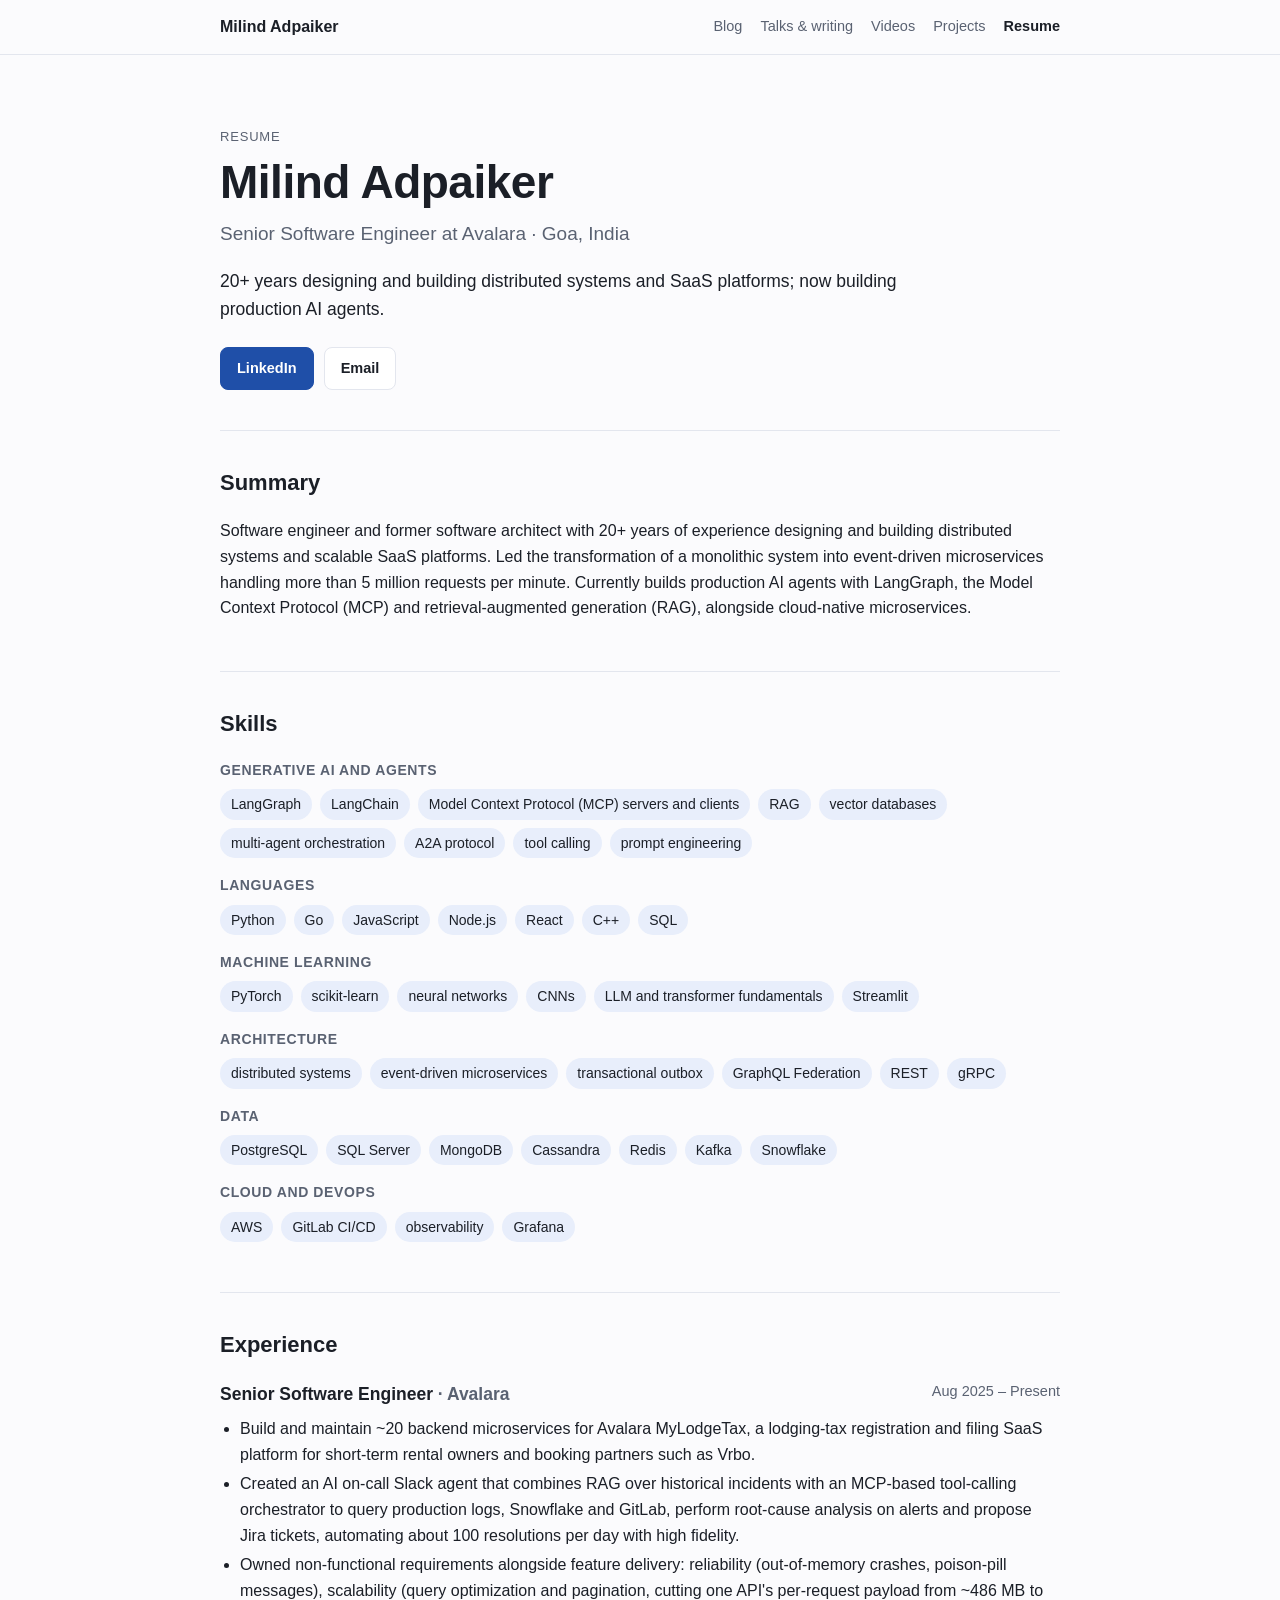
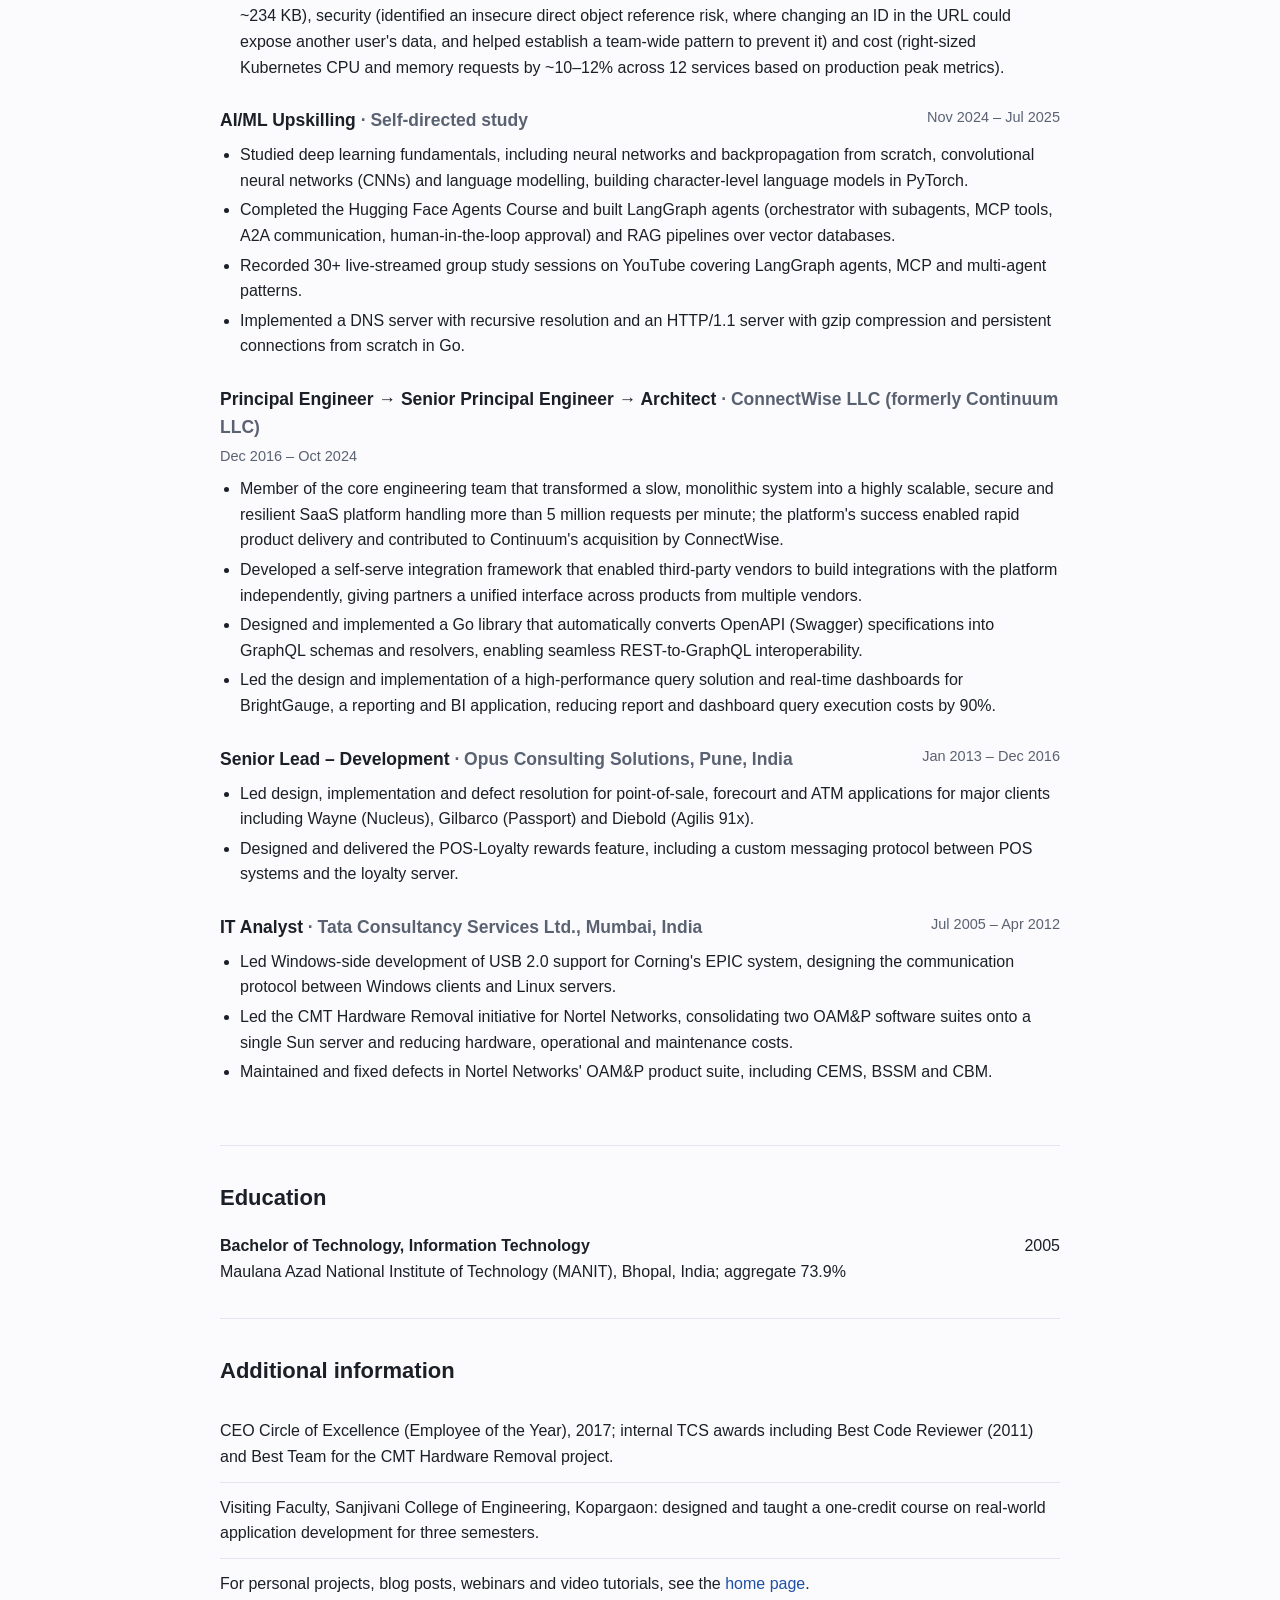
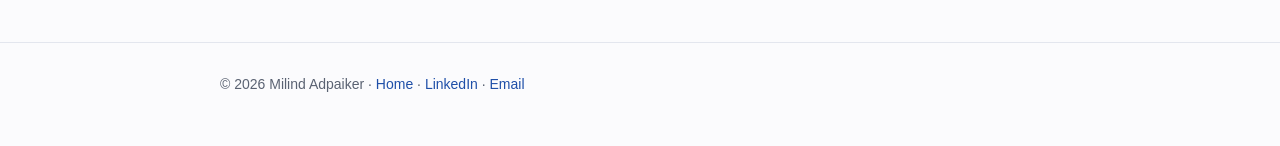
<file: resume.html>
<!doctype html>
<html lang="en">
<head>
<meta charset="utf-8">
<meta name="viewport" content="width=device-width, initial-scale=1">
<title>Resume · Milind Adpaiker</title>
<meta name="description" content="Resume of Milind Adpaiker, Senior Software Engineer at Avalara: distributed systems, event-driven microservices and AI agents (LangGraph, MCP, RAG).">
<link rel="icon" href="data:image/svg+xml,<svg xmlns='http://www.w3.org/2000/svg' viewBox='0 0 64 64'><rect width='64' height='64' rx='14' fill='%230b2a5c'/><text x='32' y='42' font-family='Arial' font-size='28' font-weight='700' fill='white' text-anchor='middle'>MA</text></svg>">
<link rel="stylesheet" href="style.css">
</head>
<body>
<nav>
  <div class="wrap">
    <a class="brand" href="./">Milind Adpaiker</a>
    <a href="./#blog">Blog</a>
    <a href="./#published">Talks &amp; writing</a>
    <a href="./#videos">Videos</a>
    <a href="./#built">Projects</a>
    <a class="active" href="resume.html">Resume</a>
  </div>
</nav>

<main class="wrap">
  <header class="hero">
    <p class="eyebrow">Resume</p>
    <h1>Milind Adpaiker</h1>
    <p class="role">Senior Software Engineer at Avalara · Goa, India</p>
    <p class="lead">20+ years designing and building distributed systems and SaaS platforms; now building production AI agents.</p>
    <div class="btns">
      <a class="btn primary" href="https://www.linkedin.com/in/milind-adpaiker-770bb025/">LinkedIn</a>
      <a class="btn" href="mailto:milind.adpaiker@gmail.com">Email</a>
    </div>
  </header>

  <section id="summary">
    <h2>Summary</h2>
    <p>Software engineer and former software architect with 20+ years of experience designing and building distributed systems and scalable SaaS platforms. Led the transformation of a monolithic system into event-driven microservices handling more than 5 million requests per minute. Currently builds production AI agents with LangGraph, the Model Context Protocol (MCP) and retrieval-augmented generation (RAG), alongside cloud-native microservices.</p>
  </section>

  <section id="skills">
    <h2>Skills</h2>
    <div class="skill-group">
      <h3>Generative AI and Agents</h3>
      <ul class="chips"><li>LangGraph</li><li>LangChain</li><li>Model Context Protocol (MCP) servers and clients</li><li>RAG</li><li>vector databases</li><li>multi-agent orchestration</li><li>A2A protocol</li><li>tool calling</li><li>prompt engineering</li></ul>
    </div>
    <div class="skill-group">
      <h3>Languages</h3>
      <ul class="chips"><li>Python</li><li>Go</li><li>JavaScript</li><li>Node.js</li><li>React</li><li>C++</li><li>SQL</li></ul>
    </div>
    <div class="skill-group">
      <h3>Machine Learning</h3>
      <ul class="chips"><li>PyTorch</li><li>scikit-learn</li><li>neural networks</li><li>CNNs</li><li>LLM and transformer fundamentals</li><li>Streamlit</li></ul>
    </div>
    <div class="skill-group">
      <h3>Architecture</h3>
      <ul class="chips"><li>distributed systems</li><li>event-driven microservices</li><li>transactional outbox</li><li>GraphQL Federation</li><li>REST</li><li>gRPC</li></ul>
    </div>
    <div class="skill-group">
      <h3>Data</h3>
      <ul class="chips"><li>PostgreSQL</li><li>SQL Server</li><li>MongoDB</li><li>Cassandra</li><li>Redis</li><li>Kafka</li><li>Snowflake</li></ul>
    </div>
    <div class="skill-group">
      <h3>Cloud and DevOps</h3>
      <ul class="chips"><li>AWS</li><li>GitLab CI/CD</li><li>observability</li><li>Grafana</li></ul>
    </div>
  </section>

  <section id="experience">
    <h2>Experience</h2>
    <div class="job">
      <div class="job-head"><h3>Senior Software Engineer <span class="org">· Avalara</span></h3><span class="date">Aug 2025 – Present</span></div>
      <ul>
    <li>Build and maintain ~20 backend microservices for Avalara MyLodgeTax, a lodging-tax registration and filing SaaS platform for short-term rental owners and booking partners such as Vrbo.</li>
    <li>Created an AI on-call Slack agent that combines RAG over historical incidents with an MCP-based tool-calling orchestrator to query production logs, Snowflake and GitLab, perform root-cause analysis on alerts and propose Jira tickets, automating about 100 resolutions per day with high fidelity.</li>
    <li>Owned non-functional requirements alongside feature delivery: reliability (out-of-memory crashes, poison-pill messages), scalability (query optimization and pagination, cutting one API's per-request payload from ~486 MB to ~234 KB), security (identified an insecure direct object reference risk, where changing an ID in the URL could expose another user's data, and helped establish a team-wide pattern to prevent it) and cost (right-sized Kubernetes CPU and memory requests by ~10–12% across 12 services based on production peak metrics).</li>
      </ul>
    </div>
    <div class="job">
      <div class="job-head"><h3>AI/ML Upskilling <span class="org">· Self-directed study</span></h3><span class="date">Nov 2024 – Jul 2025</span></div>
      <ul>
    <li>Studied deep learning fundamentals, including neural networks and backpropagation from scratch, convolutional neural networks (CNNs) and language modelling, building character-level language models in PyTorch.</li>
    <li>Completed the Hugging Face Agents Course and built LangGraph agents (orchestrator with subagents, MCP tools, A2A communication, human-in-the-loop approval) and RAG pipelines over vector databases.</li>
    <li>Recorded 30+ live-streamed group study sessions on YouTube covering LangGraph agents, MCP and multi-agent patterns.</li>
    <li>Implemented a DNS server with recursive resolution and an HTTP/1.1 server with gzip compression and persistent connections from scratch in Go.</li>
      </ul>
    </div>
    <div class="job">
      <div class="job-head"><h3>Principal Engineer → Senior Principal Engineer → Architect <span class="org">· ConnectWise LLC (formerly Continuum LLC)</span></h3><span class="date">Dec 2016 – Oct 2024</span></div>
      <ul>
    <li>Member of the core engineering team that transformed a slow, monolithic system into a highly scalable, secure and resilient SaaS platform handling more than 5 million requests per minute; the platform's success enabled rapid product delivery and contributed to Continuum's acquisition by ConnectWise.</li>
    <li>Developed a self-serve integration framework that enabled third-party vendors to build integrations with the platform independently, giving partners a unified interface across products from multiple vendors.</li>
    <li>Designed and implemented a Go library that automatically converts OpenAPI (Swagger) specifications into GraphQL schemas and resolvers, enabling seamless REST-to-GraphQL interoperability.</li>
    <li>Led the design and implementation of a high-performance query solution and real-time dashboards for BrightGauge, a reporting and BI application, reducing report and dashboard query execution costs by 90%.</li>
      </ul>
    </div>
    <div class="job">
      <div class="job-head"><h3>Senior Lead – Development <span class="org">· Opus Consulting Solutions, Pune, India</span></h3><span class="date">Jan 2013 – Dec 2016</span></div>
      <ul>
    <li>Led design, implementation and defect resolution for point-of-sale, forecourt and ATM applications for major clients including Wayne (Nucleus), Gilbarco (Passport) and Diebold (Agilis 91x).</li>
    <li>Designed and delivered the POS-Loyalty rewards feature, including a custom messaging protocol between POS systems and the loyalty server.</li>
      </ul>
    </div>
    <div class="job">
      <div class="job-head"><h3>IT Analyst <span class="org">· Tata Consultancy Services Ltd., Mumbai, India</span></h3><span class="date">Jul 2005 – Apr 2012</span></div>
      <ul>
    <li>Led Windows-side development of USB 2.0 support for Corning's EPIC system, designing the communication protocol between Windows clients and Linux servers.</li>
    <li>Led the CMT Hardware Removal initiative for Nortel Networks, consolidating two OAM&amp;P software suites onto a single Sun server and reducing hardware, operational and maintenance costs.</li>
    <li>Maintained and fixed defects in Nortel Networks' OAM&amp;P product suite, including CEMS, BSSM and CBM.</li>
      </ul>
    </div>
  </section>

  <section id="education">
    <h2>Education</h2>
    <div class="job-head"><span style="font-weight:600">Bachelor of Technology, Information Technology</span><span class="date">2005</span></div>
<div>Maulana Azad National Institute of Technology (MANIT), Bhopal, India; aggregate 73.9%</div>
  </section>

  <section id="additional">
    <h2>Additional information</h2>
    <ul class="list">
  <li>CEO Circle of Excellence (Employee of the Year), 2017; internal TCS awards including Best Code Reviewer (2011) and Best Team for the CMT Hardware Removal project.</li>
  <li>Visiting Faculty, Sanjivani College of Engineering, Kopargaon: designed and taught a one-credit course on real-world application development for three semesters.</li>
  <li>For personal projects, blog posts, webinars and video tutorials, see the <a href="./">home page</a>.</li>
</ul>
  </section>
</main>
<footer><div class="wrap">© 2026 Milind Adpaiker · <a href="./">Home</a> · <a href="https://www.linkedin.com/in/milind-adpaiker-770bb025/">LinkedIn</a> · <a href="mailto:milind.adpaiker@gmail.com">Email</a></div></footer>
</body>
</html>
</file>
<file: style.css>
:root {
  --bg: #fbfbfd; --surface: #ffffff; --text: #1b1f27; --muted: #5a6272;
  --accent: #1f4fa8; --accent-soft: #e8eefb; --border: #e3e6ee;
}
@media (prefers-color-scheme: dark) {
  :root {
    --bg: #0f131a; --surface: #161b24; --text: #e6e9ef; --muted: #9aa3b2;
    --accent: #7aa7ff; --accent-soft: #1c2740; --border: #262d3a;
  }
}
* { box-sizing: border-box; }
html { scroll-behavior: smooth; }
body { margin: 0; background: var(--bg); color: var(--text); font: 16px/1.6 -apple-system, BlinkMacSystemFont, "Segoe UI", Roboto, "Helvetica Neue", Arial, sans-serif; }
a { color: var(--accent); text-decoration: none; }
a:hover { text-decoration: underline; }
.wrap { max-width: 880px; margin: 0 auto; padding: 0 20px; }
nav { position: sticky; top: 0; background: color-mix(in srgb, var(--bg) 88%, transparent); backdrop-filter: blur(8px); border-bottom: 1px solid var(--border); z-index: 10; }
nav .wrap { display: flex; gap: 18px; align-items: center; height: 54px; overflow-x: auto; white-space: nowrap; }
nav .brand { font-weight: 700; color: var(--text); margin-right: auto; }
nav a:not(.brand) { color: var(--muted); font-size: 14.5px; }
header.hero { padding: 72px 0 40px; }
.hero h1 { font-size: clamp(32px, 6vw, 46px); line-height: 1.15; margin: 0 0 10px; letter-spacing: -0.5px; }
.hero .role { font-size: 19px; color: var(--muted); margin: 0 0 18px; }
.hero p.lead { font-size: 17.5px; max-width: 680px; margin: 0 0 24px; }
.btns { display: flex; flex-wrap: wrap; gap: 10px; }
.btn { display: inline-block; padding: 9px 16px; border-radius: 8px; border: 1px solid var(--border); background: var(--surface); color: var(--text); font-weight: 600; font-size: 14.5px; }
.btn.primary { background: var(--accent); border-color: var(--accent); color: #fff; }
@media (prefers-color-scheme: dark) { .btn.primary { color: #0f131a; } }
.btn:hover { text-decoration: none; filter: brightness(1.05); }
section { padding: 34px 0; border-top: 1px solid var(--border); }
h2 { font-size: 22px; margin: 0 0 18px; }
.chips { display: flex; flex-wrap: wrap; gap: 8px; margin: 0; padding: 0; list-style: none; }
.chips li { background: var(--accent-soft); color: var(--text); padding: 4px 11px; border-radius: 999px; font-size: 14px; }
.skill-group { margin-bottom: 16px; }
.skill-group h3 { font-size: 14px; text-transform: uppercase; letter-spacing: .6px; color: var(--muted); margin: 0 0 8px; }
.job { margin-bottom: 26px; }
.job-head { display: flex; flex-wrap: wrap; justify-content: space-between; gap: 4px 16px; }
.job h3 { margin: 0; font-size: 17.5px; }
.job .org { color: var(--muted); }
.job .date { color: var(--muted); font-size: 14.5px; }
.job ul { margin: 8px 0 0; padding-left: 20px; }
.job li { margin-bottom: 4px; }
.grid { display: grid; grid-template-columns: repeat(auto-fill, minmax(250px, 1fr)); gap: 14px; }
.card { background: var(--surface); border: 1px solid var(--border); border-radius: 12px; padding: 18px; display: flex; flex-direction: column; }
.card h3 { margin: 0 0 6px; font-size: 16.5px; }
.card p { margin: 0 0 12px; color: var(--muted); font-size: 15px; flex: 1; }
.card .tags { font-size: 13px; color: var(--muted); }
.list { list-style: none; padding: 0; margin: 0; }
.list li { padding: 12px 0; border-bottom: 1px solid var(--border); }
.list li:last-child { border-bottom: 0; }
.list .kind { font-size: 13px; text-transform: uppercase; letter-spacing: .6px; color: var(--muted); }
footer { padding: 30px 0 50px; color: var(--muted); font-size: 14px; border-top: 1px solid var(--border); }
@media (max-width: 560px) { header.hero { padding: 48px 0 28px; } nav .wrap { gap: 14px; } }
nav a.active { color: var(--text); font-weight: 600; }
.eyebrow { font-size: 13px; text-transform: uppercase; letter-spacing: .8px; color: var(--muted); margin: 0 0 8px; }
.card .kind { font-size: 12.5px; text-transform: uppercase; letter-spacing: .6px; color: var(--accent); margin-bottom: 6px; font-weight: 600; }
.card.feature { grid-column: 1 / -1; flex-direction: row; gap: 18px; align-items: center; }
.card.feature img { width: 64px; height: 64px; border-radius: 12px; flex: none; }
@media (max-width: 560px) { .card.feature { flex-direction: column; align-items: flex-start; } }
.soon { border-style: dashed; }
.section-note { color: var(--muted); margin: -8px 0 18px; }
.thumb { width: 100%; aspect-ratio: 16 / 9; object-fit: cover; border-radius: 8px; margin-bottom: 12px; display: block; background: var(--accent-soft); }
</file>
